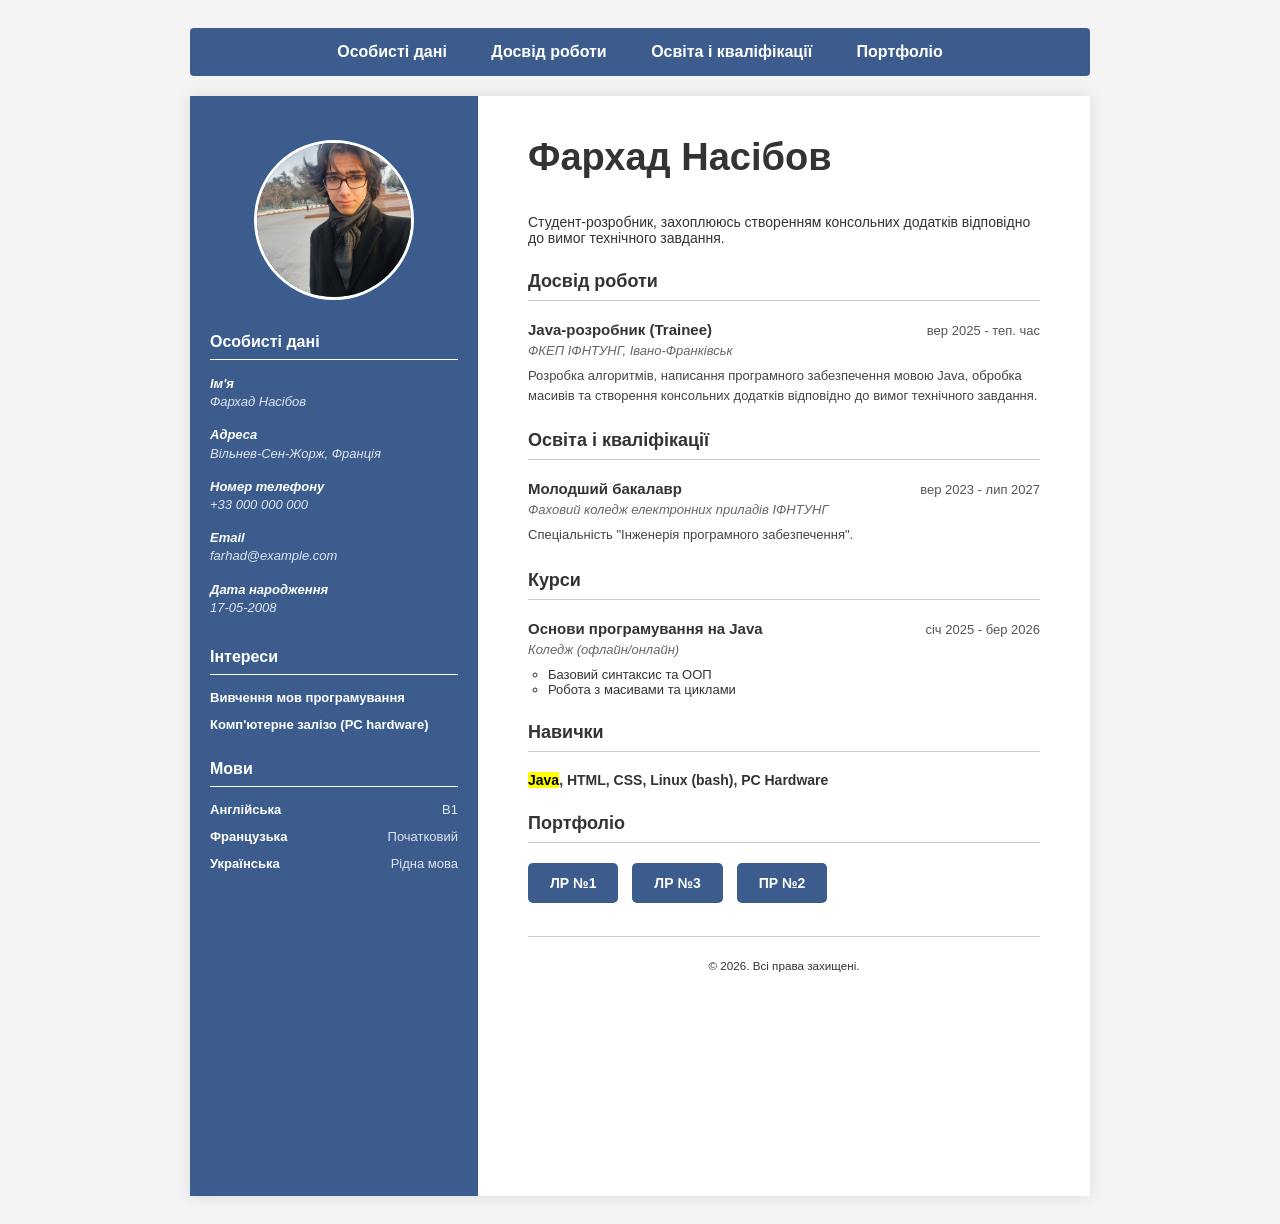
<file: index.html>
<!DOCTYPE html>
<html lang="en">

  <head>
    <meta charset="UTF-8">
    <title>Untitled</title>
    <link rel="stylesheet" href="./style.css">
  </head>
    
  <body>
  <nav>
    <ul class="top-menu">
        <li><a href="#personal">Особисті дані</a></li>
        <li><a href="#experience">Досвід роботи</a></li>
        <li><a href="#education">Освіта і кваліфікації</a></li>
        <li><a href="#portfolio">Портфоліо</a></li>
    </ul>
  </nav>

<main class="resume-wrapper">
    
    <aside class="sidebar" id="personal">
        <figure class="photo-container">
            <img src="avatar.png" alt="Фото мене" class="profile-photo">
        </figure>

        <h2>Особисті дані</h2>
        <hr class="white-hr">
        
        <address>
            <div class="info-block">
                <div class="info-label">Ім'я</div>
                <div class="info-val">Фархад Насібов</div>
            </div>
            <div class="info-block">
                <div class="info-label">Адреса</div>
                <div class="info-val">Вільнев-Сен-Жорж, Франція</div>
            </div>
            <div class="info-block">
                <div class="info-label">Номер телефону</div>
                <div class="info-val">+33 000 000 000</div>
            </div>
            <div class="info-block">
                <div class="info-label">Email</div>
                <div class="info-val">farhad@example.com</div>
            </div>
            <div class="info-block">
                <div class="info-label">Дата народження</div>
                <div class="info-val"><time datetime="2008-05-17">17-05-2008</time></div>
            </div>
        </address>

        <br>
        <h2>Інтереси</h2>
        <hr class="white-hr">
        <ul class="interests-list">
            <li>Вивчення мов програмування</li>
            <li>Комп'ютерне залізо (PC hardware)</li>
        </ul>

        <br>
        <h2>Мови</h2>
        <hr class="white-hr">
        <ul class="languages-list">
            <li>
                <span class="lang-name">Англійська</span>
                <span class="lang-level">B1</span>
            </li>
            <li>
                <span class="lang-name">Французька</span>
                <span class="lang-level">Початковий</span>
            </li>
            <li>
                <span class="lang-name">Українська</span>
                <span class="lang-level">Рідна мова</span>
            </li>
        </ul>
    </aside>

    <div class="content">
        <header>
            <h1 class="main-name">Фархад Насібов</h1>
            <p class="summary">Студент-розробник, захоплююсь створенням консольних додатків відповідно до вимог технічного завдання.</p>
        </header>
        
        <section id="experience">
            <h2>Досвід роботи</h2>
            <hr class="gray-hr">
            
            <div class="resume-item">
                <div class="item-header">
                    <span class="item-title">Java-розробник (Trainee)</span>
                    <span class="item-date"><time datetime="2025-09">вер 2025</time> - теп. час</span>
                </div>
                <div class="item-subtitle">ФКЕП ІФНТУНГ, Івано-Франківськ</div>
                <p class="item-desc">Розробка алгоритмів, написання програмного забезпечення мовою Java, обробка масивів та створення консольних додатків відповідно до вимог технічного завдання.</p>
            </div>
        </section>

        <section id="education">
            <h2>Освіта і кваліфікації</h2>
            <hr class="gray-hr">
            
            <div class="resume-item">
                <div class="item-header">
                    <span class="item-title">Молодший бакалавр</span>
                    <span class="item-date"><time datetime="2023-09">вер 2023</time> - <time datetime="2027-07">лип 2027</time></span>
                </div>
                <div class="item-subtitle">Фаховий коледж електронних приладів ІФНТУНГ</div>
                <p class="item-desc">Спеціальність "Інженерія програмного забезпечення".</p>
            </div>
        </section>

        <section id="courses">
            <h2>Курси</h2>
            <hr class="gray-hr">
            
            <ul class="nested-edu-list">
                <li>
                    <div class="item-header">
                        <span class="item-title">Основи програмування на Java</span>
                        <span class="item-date"><time datetime="2025-01">січ 2025</time> - <time datetime="2026-03">бер 2026</time></span>
                    </div>
                    <div class="item-subtitle">Коледж (офлайн/онлайн)</div>
                    <ul>
                        <li>Базовий синтаксис та ООП</li>
                        <li>Робота з масивами та циклами</li>
                    </ul>
                </li>
            </ul>
        </section>

        <section id="skills">
            <h2>Навички</h2>
            <hr class="gray-hr">
            <p class="skills-text"><mark>Java</mark>, HTML, CSS, Linux (bash), PC Hardware</p>
        </section>

        <section id="portfolio">
            <h2>Портфоліо</h2>
            <hr class="gray-hr">
            <div class="portfolio-buttons">
                <a href="lab1/enterprise.html" target="_blank" class="btn-portfolio">ЛР №1</a>
                <a href="javascript:window.location.reload();" class="btn-portfolio">ЛР №3</a>
                <a href="pr2.html" target="_blank" class="btn-portfolio">ПР №2</a>
            </div>
        </section>

        <footer>
            <br>
            <hr class="gray-hr">
            <p style="text-align: center;"><small>&copy; 2026. Всі права захищені.</small></p>
        </footer>
    </div>
</main>
</body>

</html>
</file>
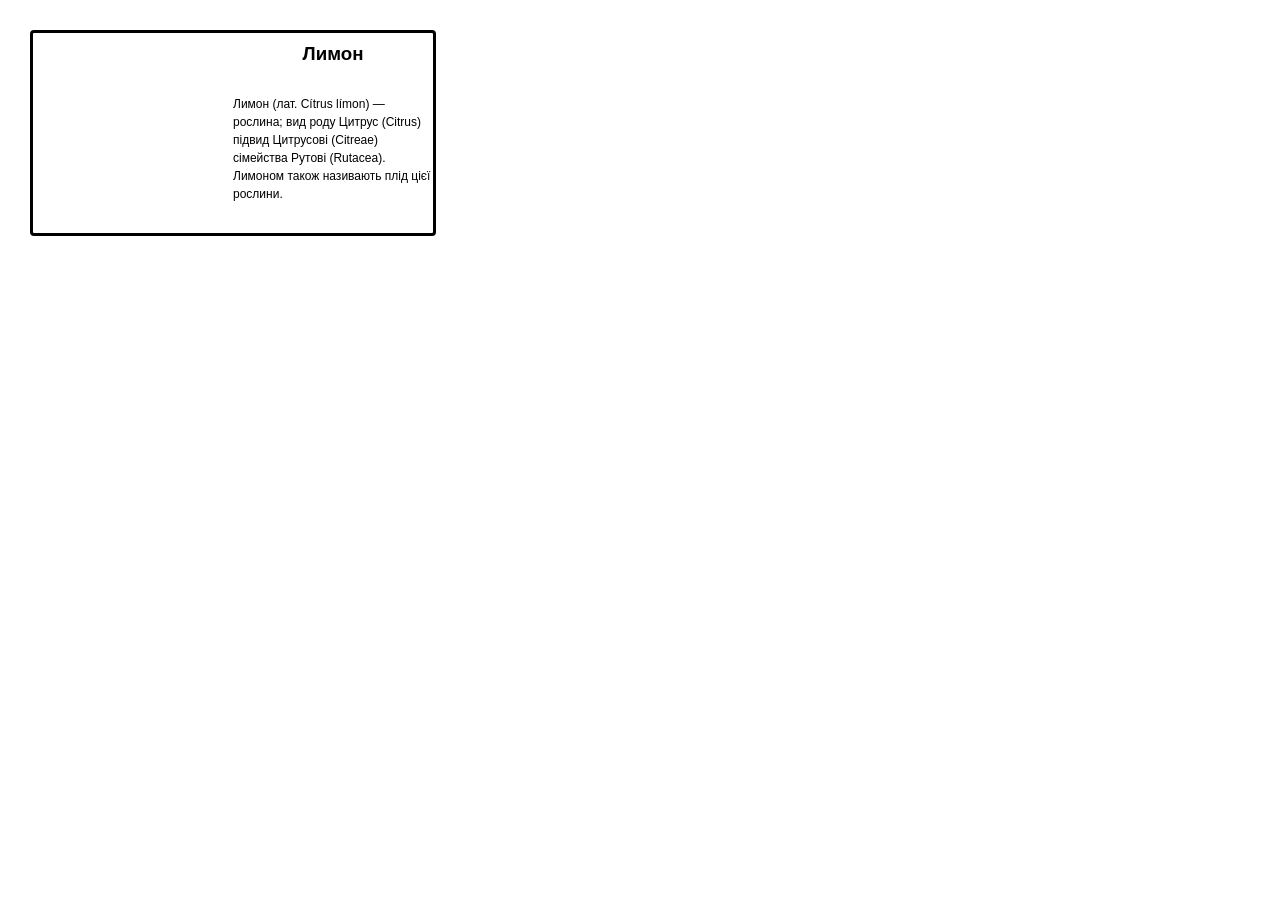
<file: task_lemon/index.html>
<!DOCTYPE html>
<html lang="en">
<head>
    <meta charset="UTF-8">
    <title>Title</title>
    <link rel="stylesheet" href="style.css">
</head>
<body>
    <div class="myblock">
        <div class="lemon"></div>
        <div class="about-lemon">
            <h3>Лимон</h3>
            <p>Лимон (лат. Cítrus límon) — рослина; вид роду Цитрус (Citrus) підвид Цитрусові (Citreae) сімейства Рутові (Rutacea). Лимоном також називають плід цієї рослини.</p>
        </div>
    </div>
</body>
</html>
</file>
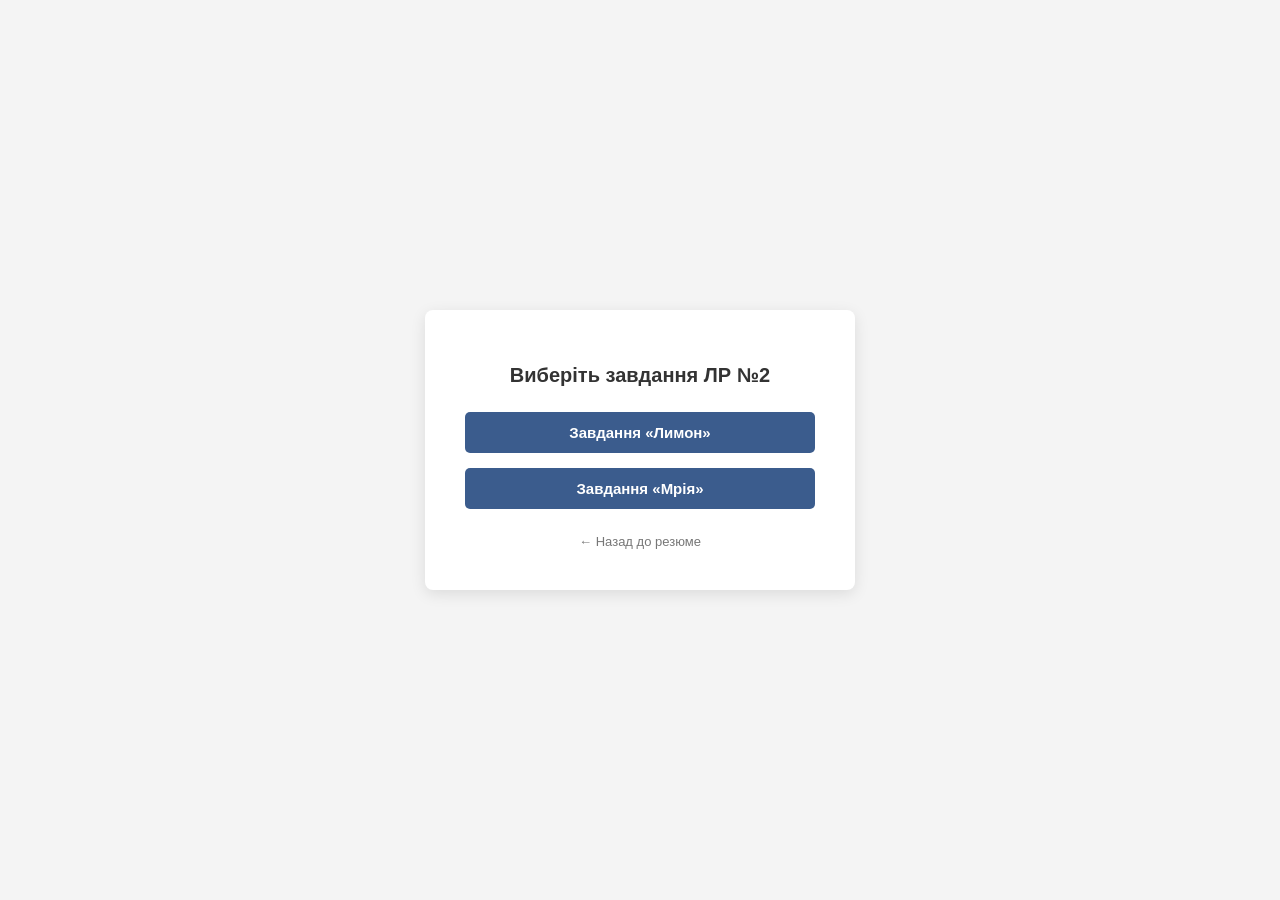
<file: pr2.html>
<!DOCTYPE html>
<html lang="uk">
<head>
    <meta charset="UTF-8">
    <title>Лабораторна робота №2 - Меню вибору</title>
    <style>
        body {
            font-family: Arial, sans-serif;
            background-color: #f4f4f4;
            display: flex;
            justify-content: center;
            align-items: center;
            height: 100vh;
            margin: 0;
        }
        .menu-wrapper {
            background-color: #ffffff;
            padding: 40px;
            border-radius: 8px;
            box-shadow: 0 4px 15px rgba(0, 0, 0, 0.1);
            text-align: center;
            max-width: 350px;
            width: 100%;
        }
        h1 {
            font-size: 20px;
            color: #333333;
            margin-bottom: 25px;
        }
        .buttons-container {
            display: flex;
            flex-direction: column;
            gap: 15px;
        }
        .btn-link {
            display: block;
            background-color: #3b5c8d; /* Твій фірмовий синій колір */
            color: #ffffff;
            text-decoration: none;
            padding: 12px 20px;
            border-radius: 5px;
            font-size: 15px;
            font-weight: bold;
            transition: background-color 0.3s ease;
        }
        .btn-link:hover {
            background-color: #2a4366;
        }
        .btn-back {
            display: inline-block;
            margin-top: 25px;
            color: #777777;
            text-decoration: none;
            font-size: 13px;
        }
        .btn-back:hover {
            text-decoration: underline;
        }
    </style>
</head>
<body>

<div class="menu-wrapper">
    <h1>Виберіть завдання ЛР №2</h1>
    
    <div class="buttons-container">
        <a href="task_lemon/index.html" target="_blank" class="btn-link">Завдання «Лимон»</a>
        <a href="task_mriya/cossacs.html" target="_blank" class="btn-link">Завдання «Мрія»</a>
    </div>

    <a href="index.html" class="btn-back">← Назад до резюме</a>
</div>

</body>
</html>
</file>
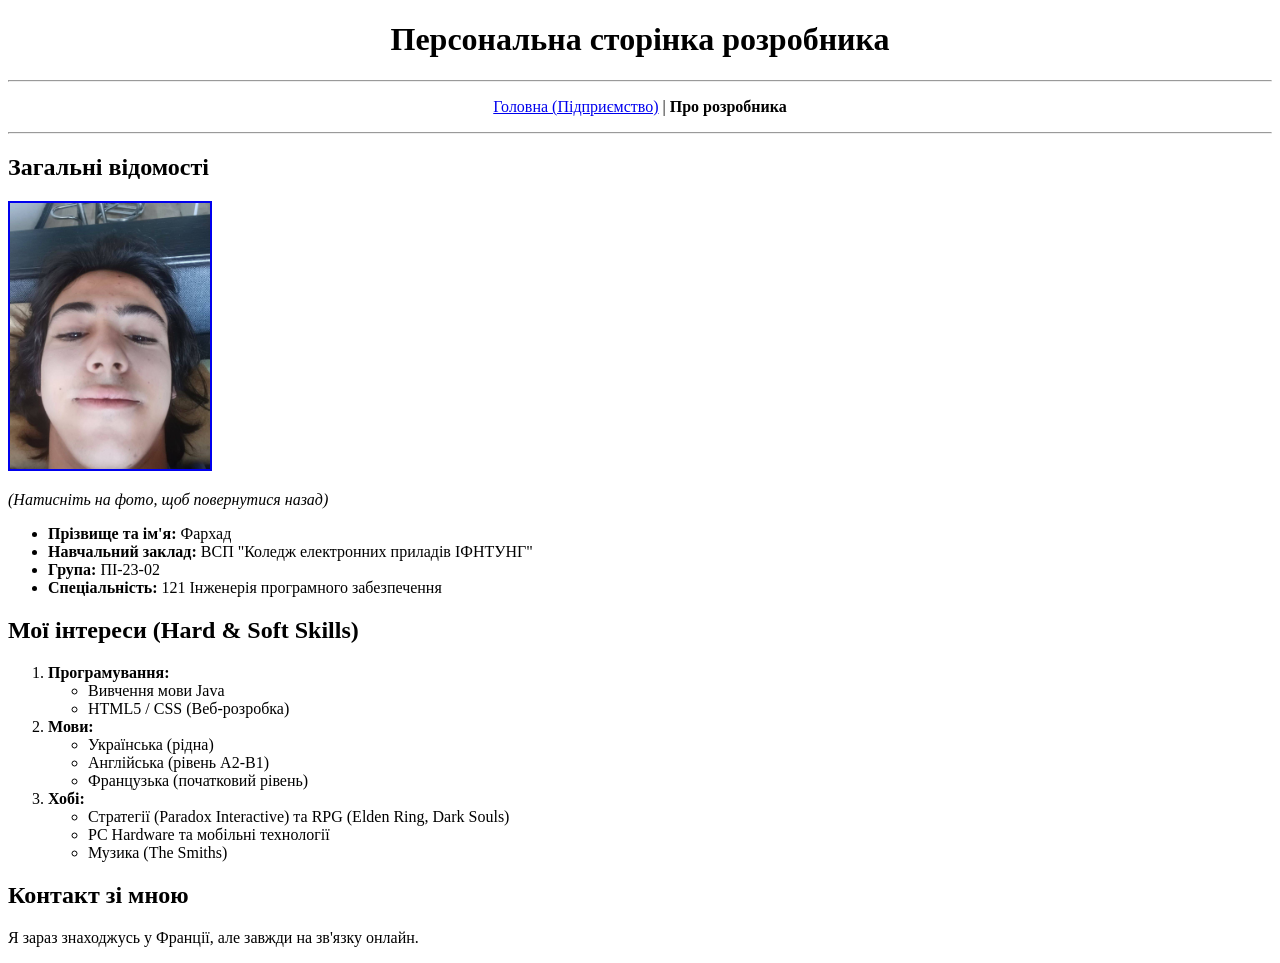
<file: lab1/author.html>
<!DOCTYPE html>
<html lang="uk">
<head>
    <meta charset="UTF-8">
    <title>Про розробника</title>
</head>
<body>
    <h1 align="center">Персональна сторінка розробника</h1>
    <hr>
    <p align="center">
        <a href="enterprise.html">Головна (Підприємство)</a> | <b>Про розробника</b>
    </p>
    <hr>

    <h2>Загальні відомості</h2>
    <a href="enterprise.html" title="Повернутися на головну">
        <img src="me.jpg" alt="Фото Фархада" width="200" border="2">
    </a>
    <p><i>(Натисніть на фото, щоб повернутися назад)</i></p>

    <ul>
        <li><b>Прізвище та ім'я:</b> Фархад</li>
        <li><b>Навчальний заклад:</b> ВСП "Коледж електронних приладів ІФНТУНГ"</li>
        <li><b>Група:</b> ПІ-23-02</li>
        <li><b>Спеціальність:</b> 121 Інженерія програмного забезпечення</li>
    </ul>

    <h2>Мої інтереси (Hard & Soft Skills)</h2>
    <ol>
        <li>
            <b>Програмування:</b>
            <ul>
                <li>Вивчення мови Java</li>
                <li>HTML5 / CSS (Веб-розробка)</li>
            </ul>
        </li>
        <li>
            <b>Мови:</b>
            <ul>
                <li>Українська (рідна)</li>
                <li>Англійська (рівень A2-B1)</li>
                <li>Французька (початковий рівень)</li>
            </ul>
        </li>
        <li>
            <b>Хобі:</b>
            <ul>
                <li>Стратегії (Paradox Interactive) та RPG (Elden Ring, Dark Souls)</li>
                <li>PC Hardware та мобільні технології</li>
                <li>Музика (The Smiths)</li>
            </ul>
        </li>
    </ol>

    <h2>Контакт зі мною</h2>
    <p>Я зараз знаходжусь у Франції, але завжди на зв'язку онлайн.</p>
    
</body>
</html>
</file>
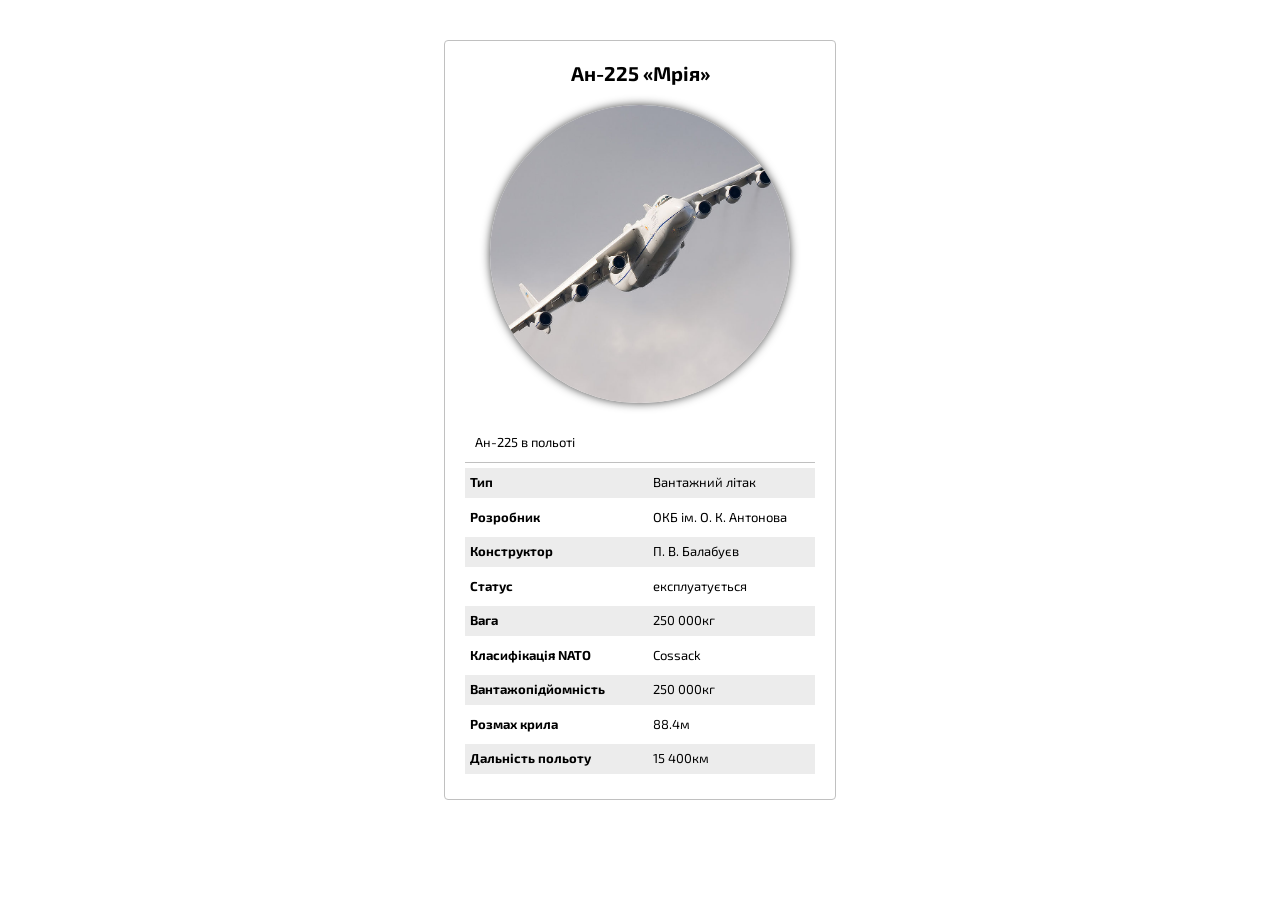
<file: task_mriya/cossacs.html>
<!DOCTYPE html>
<html lang="en">
<head>
    <meta charset="UTF-8">
    <title>Мрія</title>
    <link rel="stylesheet" href="cossacs.css">
    <link href="https://fonts.googleapis.com/css?family=Exo+2:400,700" rel="stylesheet">
</head>
<body>
    <div class="wrap">
        <h1>Ан-225 «Мрія»</h1>
        <img src="cossacs.jpg" alt="Ан-225">
        <p class="info">Ан-225 в польоті</p>
        <p><span class="side">Тип</span> 	Вантажний літак</p>
        <p><span class="side">Розробник</span> ОКБ ім. О. К. Антонова</p>
        <p><span class="side">Конструктор</span> 	П. В. Балабуєв</p>
        <p><span class="side">Статус</span> 	експлуатується</p>
        <p><span class="side">Вага</span> 250 000кг</p>
        <p><span class="side">Класифікація NATO</span> Cossack</p>
        <p><span class="side">Вантажопідйомність</span> 250 000кг</p>
        <p><span class="side">Розмах крила</span> 88.4м</p>
        <p><span class="side">Дальність польоту</span> 15 400км</p>
    </div>
</body>
</html>
</file>
<file: style.css>
/* Загальні налаштування */
* {
    box-sizing: border-box;
}

body {
    font-family: Arial, sans-serif;
    background-color: #f4f4f4;
    padding: 20px;
}

/* --- Горизонтальне меню --- */
.top-menu {
    text-align: center;
    background-color: #3b5c8d;
    padding: 15px;
    margin: 0 auto 20px auto;
    max-width: 900px;
    border-radius: 4px;
    list-style: none;
}

.top-menu li {
    display: inline-block; /* Вимога лабораторної */
    margin: 0 20px;
}

.top-menu a {
    color: #ffffff;
    text-decoration: none;
    font-size: 16px;
    font-weight: bold;
}

.top-menu a:hover {
    text-decoration: underline;
}

/* --- Головний контейнер --- */
.resume-wrapper {
    max-width: 900px;
    margin: 0 auto;
    background-color: #ffffff;
    box-shadow: 0 0 15px rgba(0,0,0,0.1);
    font-size: 0; /* Прибираємо пробіли між inline-block */
}

/* --- Колонки --- */
.sidebar, .content {
    display: inline-block; /* Вимога лабораторної */
    vertical-align: top;
    font-size: 14px; /* Повертаємо нормальний шрифт */
}

/* --- Ліва колонка (Синя) --- */
.sidebar {
    width: 32%;
    background-color: #3b5c8d; /* Точний колір з макету */
    color: #ffffff;
    padding: 30px 20px;
    min-height: 1100px;
}

.photo-container {
    text-align: center;
    margin-bottom: 30px;
}

.profile-photo {
    width: 160px;
    height: 160px;
    border-radius: 50%;
    border: 3px solid #ffffff;
    object-fit: cover;
}

.sidebar h2 {
    font-size: 16px;
    font-weight: bold;
    margin-bottom: 8px;
    margin-top: 0;
}

.white-hr {
    border: none;
    border-top: 1px solid #ffffff;
    margin-bottom: 15px;
}

.info-block {
    margin-bottom: 15px;
    line-height: 1.4;
}

.info-label {
    font-weight: bold;
    font-size: 13px;
}

.info-val {
    font-size: 13px;
    color: #e0e6ed;
}

/* Списки в лівій колонці */
.interests-list {
    list-style: none;
    padding: 0;
    margin: 0;
}

.interests-list li {
    font-weight: bold;
    font-size: 13px;
    margin-bottom: 12px;
}

.languages-list {
    list-style: none;
    padding: 0;
    margin: 0;
}

.languages-list li {
    margin-bottom: 12px;
    font-size: 13px;
}

.lang-name {
    font-weight: bold;
}

.lang-level {
    float: right; /* Вирівнювання рівня мови по правому краю */
    color: #e0e6ed;
}

.languages-list li::after {
    content: "";
    display: table;
    clear: both;
}

/* --- Права колонка (Біла) --- */
.content {
    width: 68%;
    padding: 40px 50px;
    color: #333333;
}

.main-name {
    font-size: 38px;
    color: #333333;
    margin-top: 0;
    margin-bottom: 35px;
}

.content h2 {
    font-size: 18px;
    color: #333333;
    margin-top: 25px;
    margin-bottom: 8px;
}

.gray-hr {
    border: none;
    border-top: 1px solid #cccccc;
    margin-bottom: 20px;
}

/* Елементи досвіду та освіти */
.resume-item {
    margin-bottom: 25px;
}

.item-header {
    font-size: 0; /* Для inline-block */
    margin-bottom: 5px;
}

.item-title {
    display: inline-block;
    width: 70%;
    font-size: 15px;
    font-weight: bold;
}

.item-date {
    display: inline-block;
    width: 30%;
    font-size: 13px;
    text-align: right;
    color: #555555;
}

.item-subtitle {
    font-size: 13px;
    font-style: italic;
    color: #666666;
    margin-bottom: 8px;
}

.item-desc {
    font-size: 13px;
    line-height: 1.5;
    color: #444444;
    margin: 0;
}

.skills-text {
    font-size: 14px;
    font-weight: bold;
}

.portfolio-list {
    padding-left: 20px;
    font-size: 14px;
}

.portfolio-list li {
    margin-bottom: 8px;
}

.nested-edu-list {
    padding-left: 0;
    list-style: none;
}

.nested-edu-list ul {
    margin-top: 10px;
    padding-left: 20px;
    font-size: 13px;
}

/* Блок Entities */
.entities-section {
    background-color: #f9f9f9;
    padding: 15px;
    border-left: 3px solid #3b5c8d;
    font-size: 13px;
}

.entities-section code {
    color: #d63384;
    font-family: monospace;
}

/* --- Секція Портфоліо (Кнопки) --- */
.portfolio-buttons {
    display: block; /* або flex, якщо хочеш, щоб вони були в рядок і самостійно переносились */
    margin-top: 15px;
}

.btn-portfolio {
    display: inline-block;
    background-color: #3b5c8d; /* Колір як у лівої колонки та верхнього меню */
    color: #ffffff;
    text-decoration: none; /* Прибираємо підкреслення посилання */
    padding: 10px 20px;
    margin: 0 10px 10px 0; /* Відступи між кнопками */
    border-radius: 5px; /* Заокруглені кути */
    font-size: 14px;
    font-weight: bold;
    transition: background-color 0.3s ease; /* Плавний перехід кольору при наведенні */
    border: 2px solid transparent;
}

.btn-portfolio:hover {
    background-color: #2a4366; /* Темніший синій при наведенні */
    color: #ffffff;
    text-decoration: none; /* Гарантуємо, що підкреслення не з'явиться */
}

/* Прибираємо старий стиль для списку, оскільки ми його замінили */
.portfolio-list {
    display: none; 
}
</file>
<file: task_lemon/style.css>
* {
    margin: 0;
    padding: 0;
    font-family: Arial, sans-serif;
}
.myblock {
    width: 400px;
    height: 200px;
    border: 3px solid black;
    border-radius: 4px;
    margin: 30px;
}
.lemon {
    width: 180px;
    height: 180px;
    margin: 10px;
    background: url(https://cdn4.iconfinder.com/data/icons/Limon_iContainer/512/Grapefruit.png);
    background-size: contain;
    background-position: 50%;
    border-radius: 5px;
    float: left;
}
.about-lemon h3 {
    text-align: center;
    padding: 10px 0;
}
.about-lemon p {
    font-size: 12px;
    line-height: 150%;
    margin: 20px 0;
}
</file>
<file: task_mriya/cossacs.css>
* {
    margin: 0;
}

html, body {
    font-family: 'Exo 2', sans-serif;
}
.wrap {
    width: 350px;
    margin: 40px auto;
    border: 1px solid #c0c0c0;
    padding: 20px;
    border-radius: 4px;
}
h1 {
    font-size: 20px;
    text-align: center;
    margin-bottom: 20px;
}
img {
    width: 300px;
    display: block;
    margin: 20px auto;
    border-radius: 300px;
    box-shadow: 0 0 10px #454545;
}
p {
    font-size: 13px;
    line-height: 150%;
    margin: 5px 0;
    padding: 5px;
}
.info {
    border-bottom: 1px solid #c0c0c0;
    padding: 10px;
}
.side {
    font-weight: 700;
    width: 180px;
    display: inline-block;
}
p:nth-child(even) {
    background: #ececec;
}
</file>
